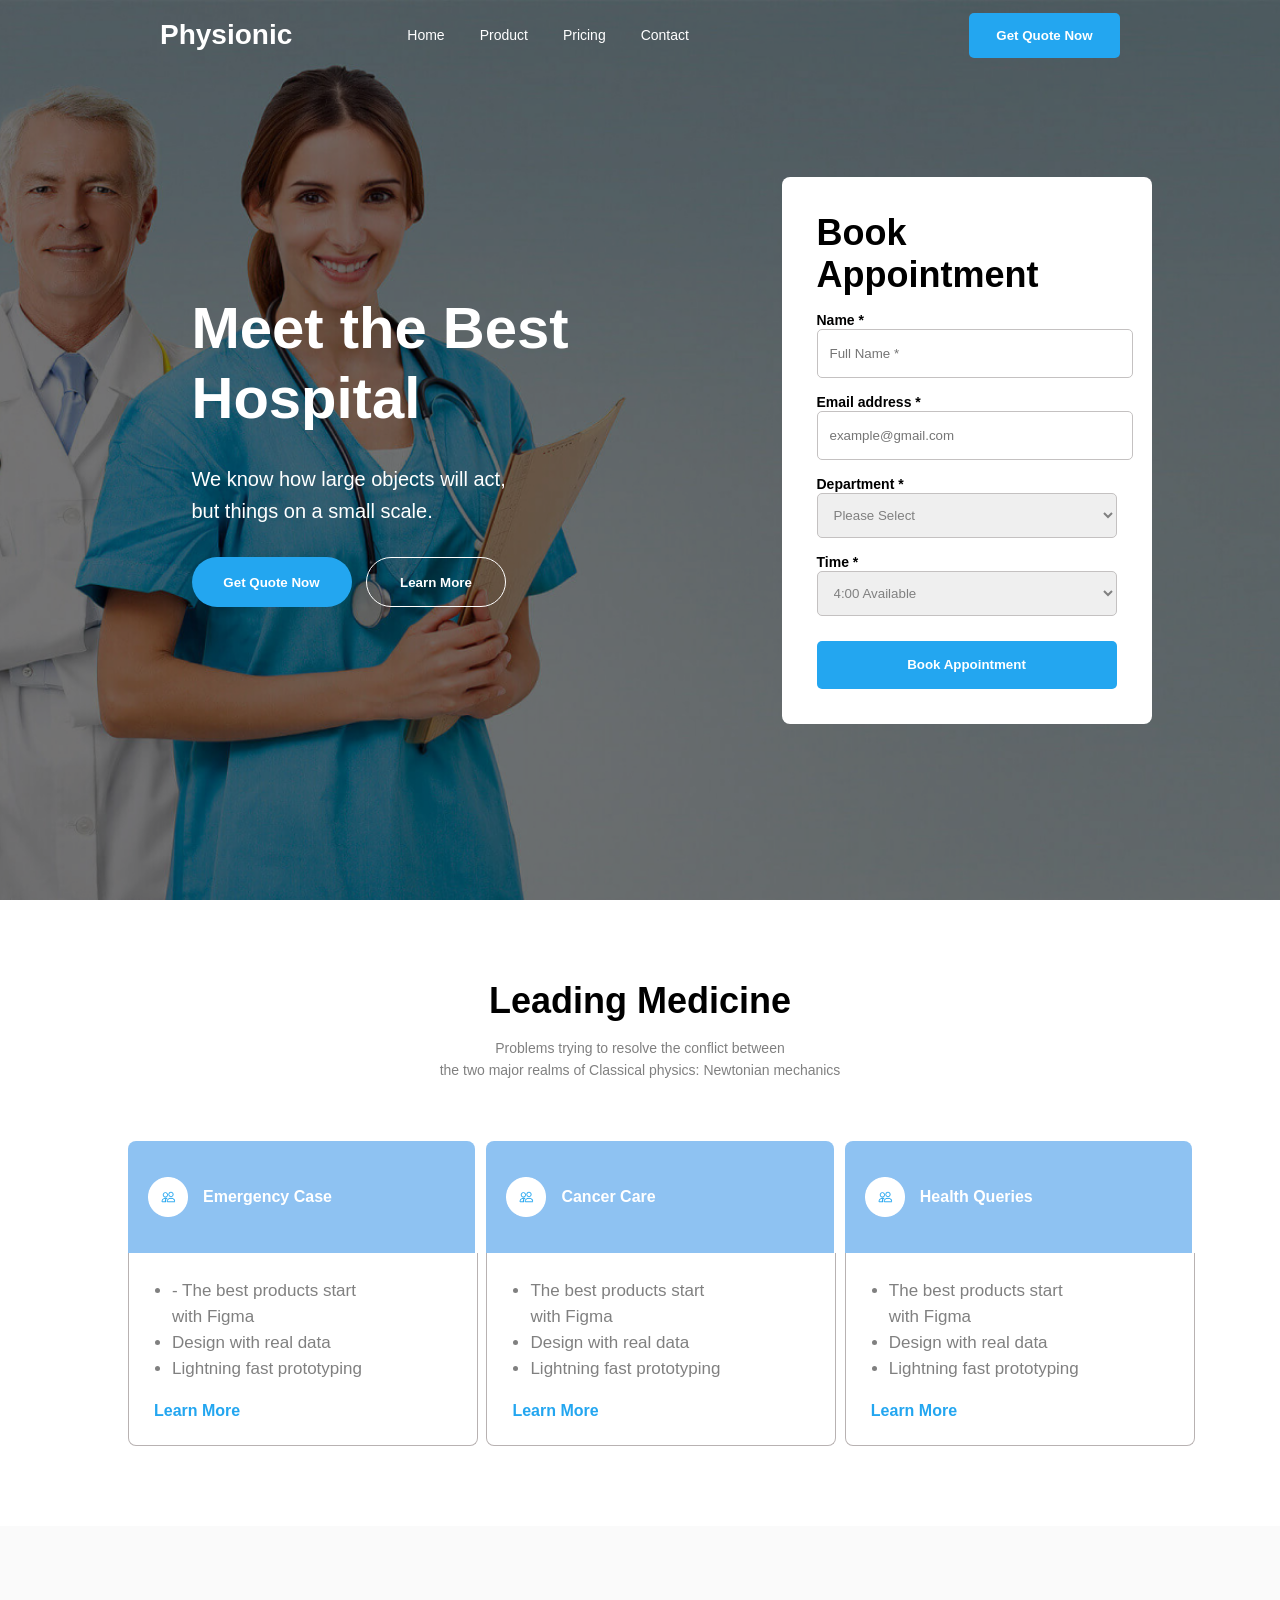
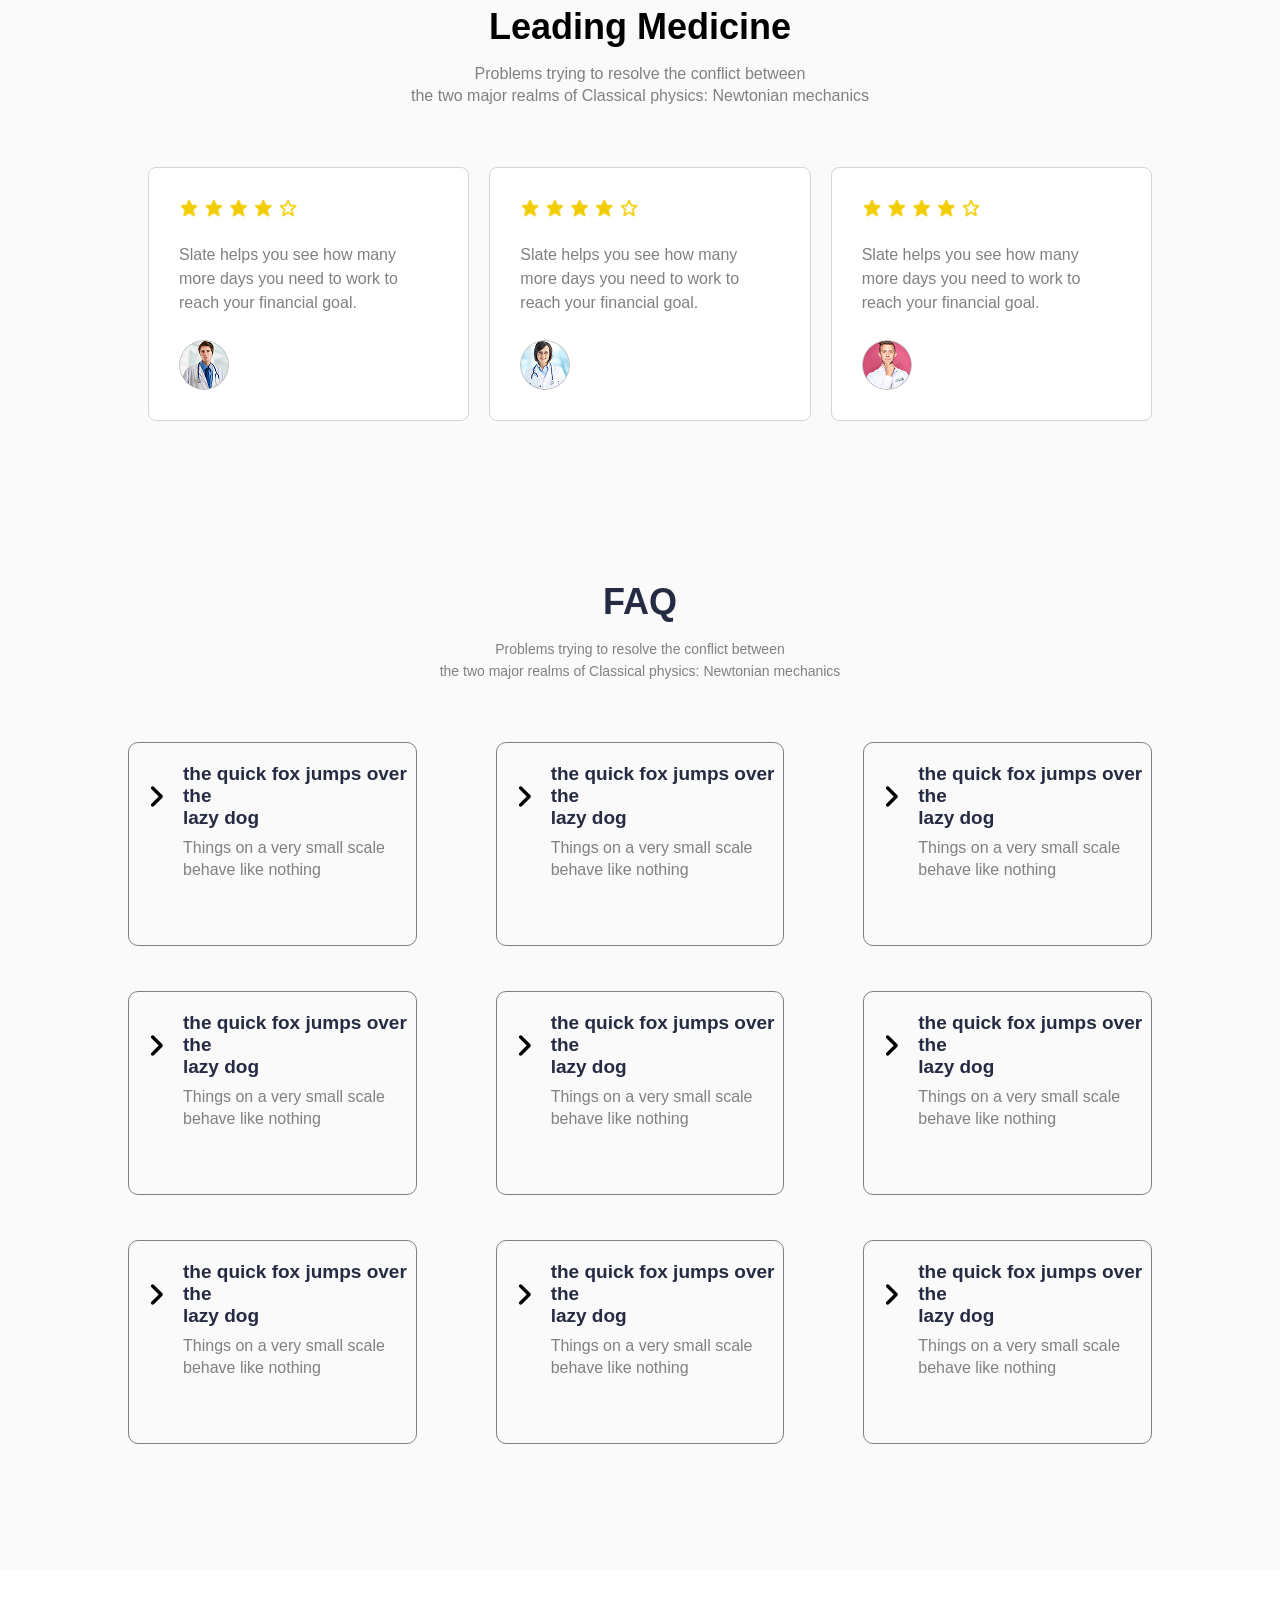
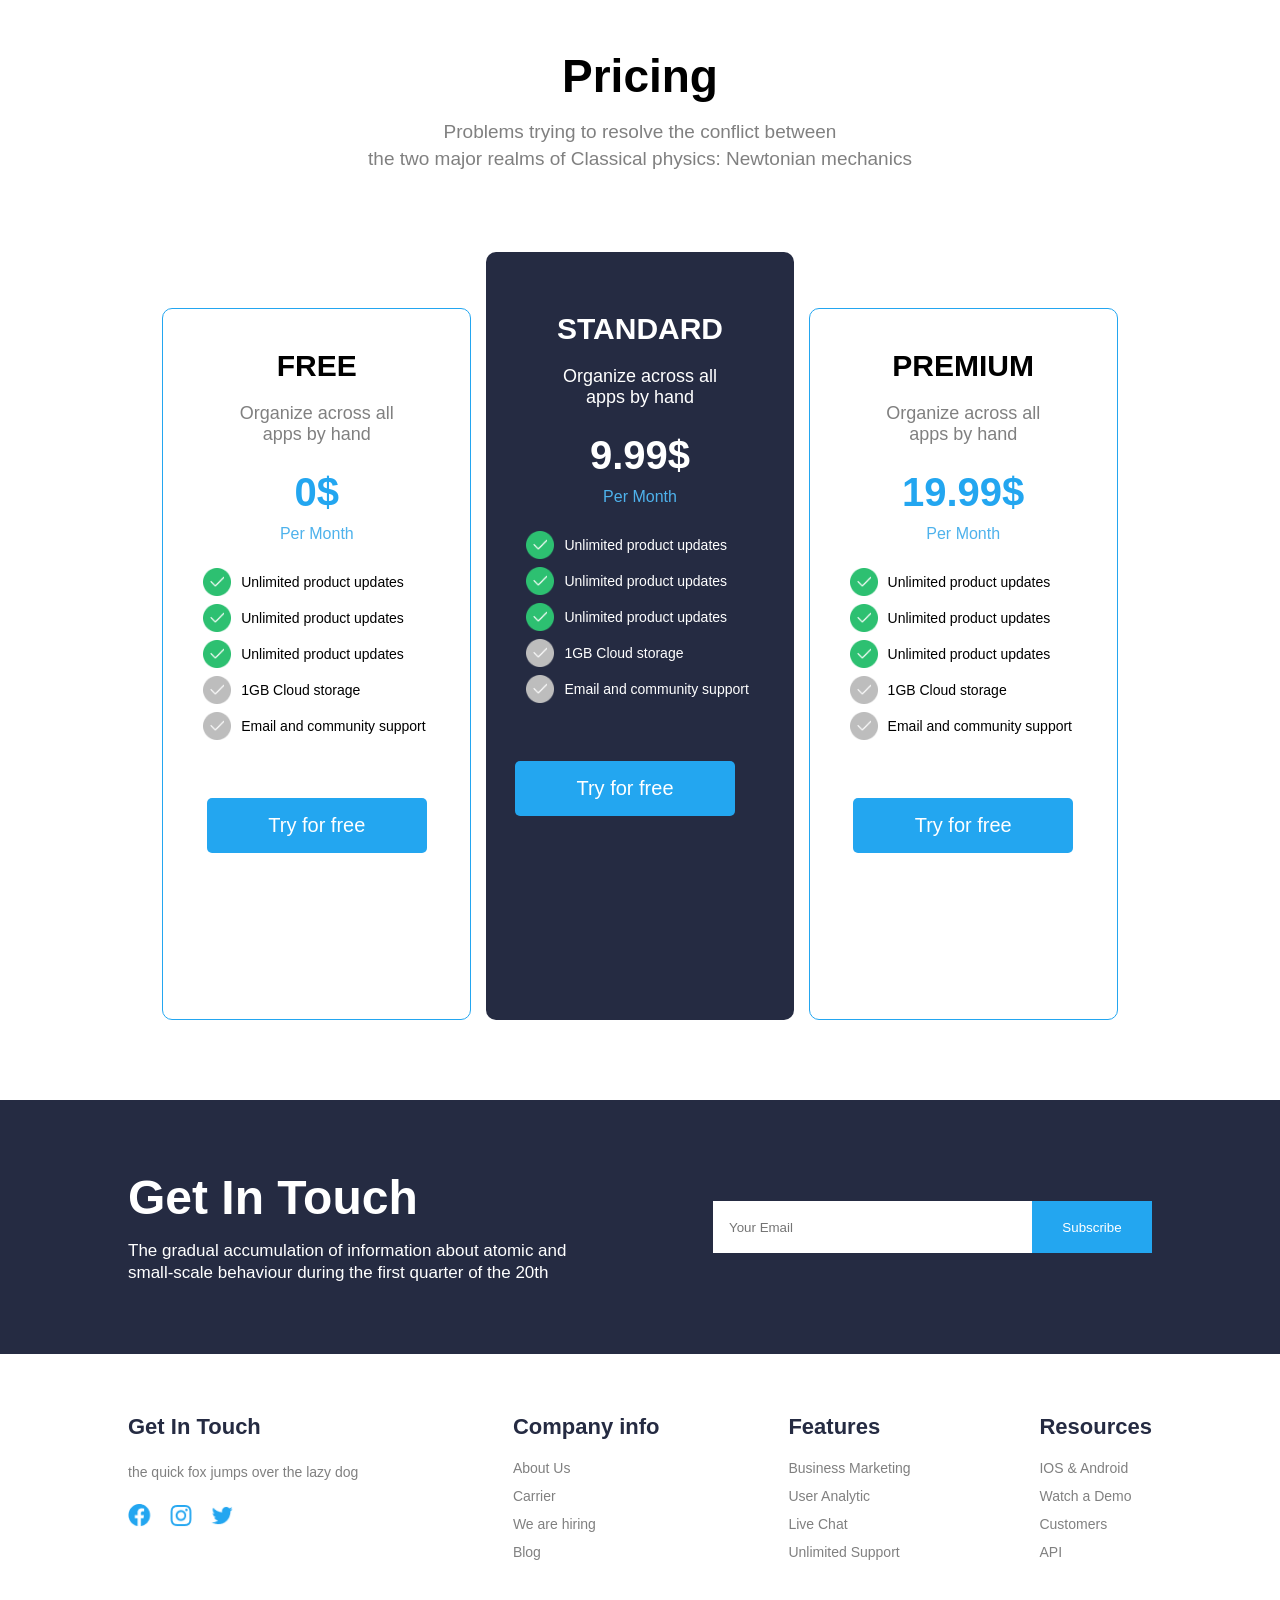
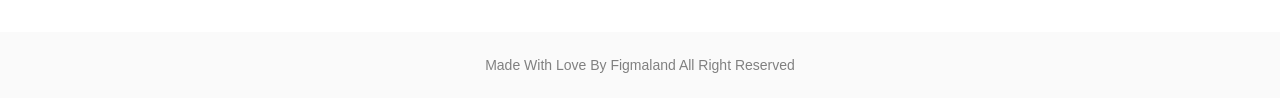
<file: bonus/bonus.html>
<!doctype html>
<html lang="en">
  <head>
    <meta charset="UTF-8" />
    <meta name="viewport" content="width=device-width, initial-scale=1.0" />
    <title>Physionic</title>
    <link rel="stylesheet" href="./bonus.css" />
  </head>
  <body>
    <header>
      <div class="header">
        <h2 class="logo1">Physionic</h2>

        <a href="" class="link1">Home</a>
        <a href="" class="link1">Product</a>
        <a href="" class="link1">Pricing</a>
        <a href="" class="link1">Contact</a>

        <button class="button1">Get Quote Now</button>
      </div>
    </header>

    <section class="section1">
      <div class="container1">
        <div class="div1">
          <h1 class="title1">
            Meet the Best <br />
            Hospital
          </h1>

          <p class="subtitle1">
            We know how large objects will act,<br />
            but things on a small scale.
          </p>

          <button class="button2">Get Quote Now</button>
          <button class="button3">Learn More</button>
        </div>

        <div class="div2">
          <h2 class="title2">Book Appointment</h2>

          <label class="parag1">Name *</label>
          <input type="text" placeholder="Full Name *" class="input1" />

          <label class="parag1">Email address *</label>
          <input type="text" placeholder="example@gmail.com" class="input1" />

          <label class="parag1">Department *</label>
          <select class="input1">
            <option>Please Select</option>
          </select>

          <label class="parag1">Time *</label>
          <select class="input1">
            <option>4:00 Available</option>
          </select>

          <button class="button4">Book Appointment</button>
        </div>
      </div>
    </section>

    <section class="section2">
      <div class="container2">
        <h1 class="title2">Leading Medicine</h1>

        <p class="subtitle2">
          Problems trying to resolve the conflict between <br />
          the two major realms of Classical physics: Newtonian mechanics
        </p>

        <div class="div3">
          <div class="div6">
            <div class="div5">
              <img src="../images/icn-circle circle-md.png" class="img2" />
              <p class="parag2">Emergency Case</p>
            </div>

            <div class="div4">
              <ul class="list1">
                <li>- The best products start <br />with Figma</li>
                <li>Design with real data</li>
                <li>Lightning fast prototyping</li>
              </ul>

              <a href="" class="link2">Learn More</a>
            </div>
          </div>

          <div class="div6">
            <div class="div5">
              <img src="../images/icn-circle circle-md.png" class="img2" />
              <p class="parag2">Cancer Care</p>
            </div>

            <div class="div4">
              <ul class="list1">
                <li>The best products start <br />with Figma</li>
                <li>Design with real data</li>
                <li>Lightning fast prototyping</li>
              </ul>

              <a href="" class="link2">Learn More</a>
            </div>
          </div>

          <div class="div6">
            <div class="div5">
              <img src="../images/icn-circle circle-md.png" class="img2" />

              <p class="parag2">Health Queries</p>
            </div>

            <div class="div4">
              <ul class="list1">
                <li>The best products start <br />with Figma</li>
                <li>Design with real data</li>
                <li>Lightning fast prototyping</li>
              </ul>

              <a href="" class="link2">Learn More</a>
            </div>
          </div>
        </div>
      </div>
    </section>

    <section class="section3">
      <div class="container3">
        <h1 class="title3">Leading Medicine</h1>

        <p class="subtitle3">
          Problems trying to resolve the conflict between <br />
          the two major realms of Classical physics: Newtonian mechanics
        </p>

        <div class="div7">
          <div class="div8">
            <img src="../images/stars.png" class="img3" />

            <p class="parag3">
              Slate helps you see how many <br />more days you need to work to
              <br />reach your financial goal.
            </p>

            <div class="div9">
              <img
                src="../images/media circle-box xs-circle1.png"
                class="img4"
              />
            </div>
          </div>

          <div class="div8">
            <img src="../images/stars.png" class="img3" />

            <p class="parag3">
              Slate helps you see how many <br />more days you need to work to
              <br />reach your financial goal.
            </p>

            <div class="div9">
              <img
                src="../images/media circle-box xs-circle2.png"
                class="img4"
              />
            </div>
          </div>

          <div class="div8">
            <img src="../images/stars.png" class="img3" />

            <p class="parag3">
              Slate helps you see how many <br />more days you need to work to
              <br />reach your financial goal.
            </p>

            <div class="div9">
              <img
                src="../images/media circle-box xs-circle3.png"
                class="img4"
              />
            </div>
          </div>
        </div>
      </div>
    </section>

    <section class="section4">
      <div class="container4">
        <h1 class="title4">FAQ</h1>

        <p class="subtitle4">
          Problems trying to resolve the conflict between <br />
          the two major realms of Classical physics: Newtonian mechanics
        </p>

        <div class="div10">
          <div class="div11">
            <svg
              xmlns="http://www.w3.org/2000/svg"
              viewBox="0 0 640 640"
              class="icon1"
            >
              <path
                d="M439.1 297.4C451.6 309.9 451.6 330.2 439.1 342.7L279.1 502.7C266.6 515.2 246.3 515.2 233.8 502.7C221.3 490.2 221.3 469.9 233.8 457.4L371.2 320L233.9 182.6C221.4 170.1 221.4 149.8 233.9 137.3C246.4 124.8 266.7 124.8 279.2 137.3L439.2 297.3z"
              />
            </svg>
            <div>
              <h3 class="title5">
                the quick fox jumps over the <br />lazy dog
              </h3>
              <p class="parag6">
                Things on a very small scale <br />behave like nothing
              </p>
            </div>
          </div>

          <div class="div11">
            <svg
              xmlns="http://www.w3.org/2000/svg"
              viewBox="0 0 640 640"
              class="icon1"
            >
              <path
                d="M439.1 297.4C451.6 309.9 451.6 330.2 439.1 342.7L279.1 502.7C266.6 515.2 246.3 515.2 233.8 502.7C221.3 490.2 221.3 469.9 233.8 457.4L371.2 320L233.9 182.6C221.4 170.1 221.4 149.8 233.9 137.3C246.4 124.8 266.7 124.8 279.2 137.3L439.2 297.3z"
              />
            </svg>
            <div>
              <h3 class="title5">
                the quick fox jumps over the <br />lazy dog
              </h3>
              <p class="parag6">
                Things on a very small scale <br />behave like nothing
              </p>
            </div>
          </div>

          <div class="div11">
            <svg
              xmlns="http://www.w3.org/2000/svg"
              viewBox="0 0 640 640"
              class="icon1"
            >
              <path
                d="M439.1 297.4C451.6 309.9 451.6 330.2 439.1 342.7L279.1 502.7C266.6 515.2 246.3 515.2 233.8 502.7C221.3 490.2 221.3 469.9 233.8 457.4L371.2 320L233.9 182.6C221.4 170.1 221.4 149.8 233.9 137.3C246.4 124.8 266.7 124.8 279.2 137.3L439.2 297.3z"
              />
            </svg>
            <div>
              <h3 class="title5">
                the quick fox jumps over the <br />lazy dog
              </h3>
              <p class="parag6">
                Things on a very small scale <br />behave like nothing
              </p>
            </div>
          </div>

          <div class="div11">
            <svg
              xmlns="http://www.w3.org/2000/svg"
              viewBox="0 0 640 640"
              class="icon1"
            >
              <path
                d="M439.1 297.4C451.6 309.9 451.6 330.2 439.1 342.7L279.1 502.7C266.6 515.2 246.3 515.2 233.8 502.7C221.3 490.2 221.3 469.9 233.8 457.4L371.2 320L233.9 182.6C221.4 170.1 221.4 149.8 233.9 137.3C246.4 124.8 266.7 124.8 279.2 137.3L439.2 297.3z"
              />
            </svg>
            <div>
              <h3 class="title5">
                the quick fox jumps over the <br />lazy dog
              </h3>
              <p class="parag6">
                Things on a very small scale <br />behave like nothing
              </p>
            </div>
          </div>

          <div class="div11">
            <svg
              xmlns="http://www.w3.org/2000/svg"
              viewBox="0 0 640 640"
              class="icon1"
            >
              <path
                d="M439.1 297.4C451.6 309.9 451.6 330.2 439.1 342.7L279.1 502.7C266.6 515.2 246.3 515.2 233.8 502.7C221.3 490.2 221.3 469.9 233.8 457.4L371.2 320L233.9 182.6C221.4 170.1 221.4 149.8 233.9 137.3C246.4 124.8 266.7 124.8 279.2 137.3L439.2 297.3z"
              />
            </svg>
            <div>
              <h3 class="title5">
                the quick fox jumps over the <br />lazy dog
              </h3>
              <p class="parag6">
                Things on a very small scale <br />behave like nothing
              </p>
            </div>
          </div>

          <div class="div11">
            <svg
              xmlns="http://www.w3.org/2000/svg"
              viewBox="0 0 640 640"
              class="icon1"
            >
              <path
                d="M439.1 297.4C451.6 309.9 451.6 330.2 439.1 342.7L279.1 502.7C266.6 515.2 246.3 515.2 233.8 502.7C221.3 490.2 221.3 469.9 233.8 457.4L371.2 320L233.9 182.6C221.4 170.1 221.4 149.8 233.9 137.3C246.4 124.8 266.7 124.8 279.2 137.3L439.2 297.3z"
              />
            </svg>
            <div>
              <h3 class="title5">
                the quick fox jumps over the <br />lazy dog
              </h3>
              <p class="parag6">
                Things on a very small scale <br />behave like nothing
              </p>
            </div>
          </div>

          <div class="div11">
            <svg
              xmlns="http://www.w3.org/2000/svg"
              viewBox="0 0 640 640"
              class="icon1"
            >
              <path
                d="M439.1 297.4C451.6 309.9 451.6 330.2 439.1 342.7L279.1 502.7C266.6 515.2 246.3 515.2 233.8 502.7C221.3 490.2 221.3 469.9 233.8 457.4L371.2 320L233.9 182.6C221.4 170.1 221.4 149.8 233.9 137.3C246.4 124.8 266.7 124.8 279.2 137.3L439.2 297.3z"
              />
            </svg>
            <div>
              <h3 class="title5">
                the quick fox jumps over the <br />lazy dog
              </h3>
              <p class="parag6">
                Things on a very small scale <br />behave like nothing
              </p>
            </div>
          </div>

          <div class="div11">
            <svg
              xmlns="http://www.w3.org/2000/svg"
              viewBox="0 0 640 640"
              class="icon1"
            >
              <path
                d="M439.1 297.4C451.6 309.9 451.6 330.2 439.1 342.7L279.1 502.7C266.6 515.2 246.3 515.2 233.8 502.7C221.3 490.2 221.3 469.9 233.8 457.4L371.2 320L233.9 182.6C221.4 170.1 221.4 149.8 233.9 137.3C246.4 124.8 266.7 124.8 279.2 137.3L439.2 297.3z"
              />
            </svg>
            <div>
              <h3 class="title5">
                the quick fox jumps over the <br />lazy dog
              </h3>
              <p class="parag6">
                Things on a very small scale <br />behave like nothing
              </p>
            </div>
          </div>

          <div class="div11">
            <svg
              xmlns="http://www.w3.org/2000/svg"
              viewBox="0 0 640 640"
              class="icon1"
            >
              <path
                d="M439.1 297.4C451.6 309.9 451.6 330.2 439.1 342.7L279.1 502.7C266.6 515.2 246.3 515.2 233.8 502.7C221.3 490.2 221.3 469.9 233.8 457.4L371.2 320L233.9 182.6C221.4 170.1 221.4 149.8 233.9 137.3C246.4 124.8 266.7 124.8 279.2 137.3L439.2 297.3z"
              />
            </svg>
            <div>
              <h3 class="title5">
                the quick fox jumps over the <br />lazy dog
              </h3>
              <p class="parag6">
                Things on a very small scale <br />behave like nothing
              </p>
            </div>
          </div>
        </div>
      </div>
    </section>

    <section class="section5">
      <div class="container5">
        <h1 class="title6">Pricing</h1>

        <p class="subtitle5">
          Problems trying to resolve the conflict between <br />
          the two major realms of Classical physics: Newtonian mechanics
        </p>

        <div class="div12">
          <div class="div13">
            <h2 class="title7">FREE</h2>

            <p class="parag7">Organize across all <br />apps by hand</p>

            <h1 class="title8">0$</h1>

            <p class="parag8">Per Month</p>

            <ul class="list2">
              <li>
                <img
                  src="../images/galochka green.png"
                  class="img10"
                />Unlimited product updates
              </li>
              <li>
                <img
                  src="../images/galochka green.png"
                  class="img10"
                />Unlimited product updates
              </li>
              <li>
                <img
                  src="../images/galochka green.png"
                  class="img10"
                />Unlimited product updates
              </li>
              <li>
                <img src="../images/galochlka grey.png" class="img10" />1GB
                Cloud storage
              </li>
              <li>
                <img src="../images/galochlka grey.png" class="img10" />Email
                and community support
              </li>
            </ul>
            <button class="button5">Try for free</button>
          </div>

          <div class="div14">
            <h2 class="title7">STANDARD</h2>

            <p class="parag7">Organize across all <br />apps by hand</p>

            <h1 class="title8">9.99$</h1>

            <p class="parag8">Per Month</p>

            <ul class="list3">
              <li>
                <img
                  src="../images/galochka green.png"
                  class="img10"
                />Unlimited product updates
              </li>
              <li>
                <img
                  src="../images/galochka green.png"
                  class="img10"
                />Unlimited product updates
              </li>
              <li>
                <img
                  src="../images/galochka green.png"
                  class="img10"
                />Unlimited product updates
              </li>
              <li>
                <img src="../images/galochlka grey.png" class="img10" />1GB
                Cloud storage
              </li>
              <li>
                <img src="../images/galochlka grey.png" class="img10" />Email
                and community support
              </li>
            </ul>
            <button class="button6">Try for free</button>
          </div>

          <div class="div13">
            <h2 class="title7">PREMIUM</h2>

            <p class="parag7">Organize across all <br />apps by hand</p>

            <h1 class="title8">19.99$</h1>

            <p class="parag8">Per Month</p>

            <ul class="list2">
              <li>
                <img
                  src="../images/galochka green.png"
                  class="img10"
                />Unlimited product updates
              </li>
              <li>
                <img
                  src="../images/galochka green.png"
                  class="img10"
                />Unlimited product updates
              </li>
              <li>
                <img
                  src="../images/galochka green.png"
                  class="img10"
                />Unlimited product updates
              </li>
              <li>
                <img src="../images/galochlka grey.png" class="img10" />1GB
                Cloud storage
              </li>
              <li>
                <img src="../images/galochlka grey.png" class="img10" />Email
                and community support
              </li>
            </ul>
            <button class="button5">Try for free</button>
          </div>
        </div>
      </div>
    </section>

    <section class="section6">
      <div class="container6">
        <div class="div15">
          <h1 class="title9">Get In Touch</h1>

          <p class="subtitle6">
            The gradual accumulation of information about atomic and <br>small-scale
            behaviour during the first quarter of the 20th
          </p>
        </div>

        <div class="div16">
          <input type="text" placeholder="Your Email" class="input2" />
          <button class="button7">Subscribe</button>
        </div>
      </div>
    </section>

    <footer>
      <div class="container7">
        <div class="div17">
          <h3 class="title10">Get In Touch</h3>
          <p class="parag9">the quick fox jumps over the lazy dog</p>

          <div class="div18">
            <img src="../images/social media.png" class="img11" />
          </div>
        </div>

        <div class="div19">
          <h3 class="title10">Company info</h3>
          <a href="" class="link3">About Us</a>
          <a href="" class="link3">Carrier</a>
          <a href="" class="link3">We are hiring</a>
          <a href="" class="link3">Blog</a>
        </div>

        <div class="div19">
          <h3 class="title10">Features</h3>
          <a href="" class="link3">Business Marketing</a>
          <a href="" class="link3">User Analytic</a>
          <a href="" class="link3">Live Chat</a>
          <a href="" class="link3">Unlimited Support</a>
        </div>

        <div class="div19">
          <h3 class="title10">Resources</h3>
          <a href="" class="link3">IOS & Android</a>
          <a href="" class="link3">Watch a Demo</a>
          <a href="" class="link3">Customers</a>
          <a href="" class="link3">API</a>
        </div>
      </div>

      <div class="div20">
        <p class="parag10">Made With Love By Figmaland All Right Reserved</p>
      </div>
    </footer>
  </body>
</html>
</file>
<file: bonus/bonus.css>
* {
  margin: 0;
  font-family: "Gill Sans", "Gill Sans MT", Calibri, "Trebuchet MS", sans-serif;
}

header {
  width: 100%;
  height: 70px;
  position: absolute;
  z-index: 3;
}

.header {
  width: 75%;
  height: 100%;
  margin: auto;
  display: flex;
  align-items: center;
}

.logo1 {
  color: white;
  font-size: 28px;
  margin-right: 80px;
}

.link1 {
  color: white;
  text-decoration: none;
  font-size: 14px;
  margin-left: 35px;
}

.button1 {
  width: 190px;
  height: 45px;
  background-color: rgba(35, 166, 240, 1);
  color: white;
  border: none;
  border-radius: 5px;
  margin-left: 280px;
  font-weight: bold;
}

.section1 {
  width: 100%;
  height: 100vh;
  background-image: url("../images/bg-img1.jpg");
  background-size: cover;
  background-position: center;
}
.container1 {
  width: 75%;
  height: 100%;
  margin: auto;
  display: flex;
  align-items: center;
  justify-content: space-between;
  position: relative;
  z-index: 2;
  background-color: rgba(0, 0, 0, 0.542);
  padding: 0px 191.5px;
}

.div1 {
  width: 50%;
}

.title1 {
  color: white;
  font-size: 58px;
  line-height: 70px;
  padding-bottom: 30px;
}

.subtitle1 {
  color: white;
  font-size: 20px;
  line-height: 32px;
  padding-bottom: 30px;
}

.button2 {
  width: 160px;
  height: 50px;
  background-color: rgba(35, 166, 240, 1);
  color: white;
  border: none;
  border-radius: 25px;
  font-weight: bold;
}

.button3 {
  width: 140px;
  height: 50px;
  background-color: inherit;
  color: white;
  border: 1px solid white;
  border-radius: 25px;
  margin-left: 10px;
  font-weight: bold;
}

.div2 {
  width: 300px;
  background-color: white;
  border-radius: 8px;
  padding: 35px;
}

.title2 {
  font-size: 24px;
  color: black;
  padding-bottom: 30px;
}

.parag1 {
  font-size: 14px;
  font-weight: bold;
  color: black;
  margin-bottom: 19px;
}

.input1 {
  width: 100%;
  height: 45px;
  border: 1px solid rgb(196, 193, 193);
  border-radius: 5px;
  margin-bottom: 15px;
  padding-left: 12px;
  color: grey;
}

.button4 {
  width: 100%;
  height: 48px;
  background-color: rgba(35, 166, 240, 1);
  color: white;
  border: none;
  border-radius: 5px;
  font-weight: bold;
  margin-top: 10px;
}
.section2 {
  width: 100%;
  padding: 80px 0;
  text-align: center;
}

.container2 {
  width: 80%;
  margin: auto;
}
.title2 {
  font-size: 36px;
  color: black;
  padding-bottom: 15px;
}
.subtitle2 {
  font-size: 14px;
  color: grey;
  line-height: 22px;
  padding-bottom: 60px;
}

.div3 {
  display: flex;
  justify-content: space-between;
}

.div4 {
  width: 97%;
  background-color: white;
  border: 2px solid grey;
  border-radius: 8px;
  padding: 30px;
  text-align: left;
}
.div5 {
  width: 100%;
  height: 8vh;
  background-color: rgba(169, 214, 255, 1);
  color: white;
  display: flex;
  align-items: center;
  gap: 15px;
  padding-bottom: 20px;
}

.img2 {
  width: 40px;
}
.parag2 {
  font-size: 16px;
  font-weight: bold;
  color: white;
}

.list1 {
  padding-left: 18px;
  color: grey;
  font-size: 18px;
  line-height: 2px;
  padding-bottom: 20px;
}

.list1 li {
  font-size: 17px;
}
.link2 {
  text-decoration: none;
  color: rgba(35, 166, 240, 1);
  font-weight: bold;
}
.section2 {
  width: 100%;
  padding: 80px 0;
  text-align: center;
}

.container2 {
  width: 80%;
  margin: auto;
}

.title2 {
  font-size: 36px;
  color: black;
  padding-bottom: 15px;
}

.subtitle2 {
  font-size: 14px;
  color: grey;
  line-height: 22px;
  padding-bottom: 60px;
}

.div3 {
  display: flex;
  justify-content: space-between;
}
.div6 {
  width: 30%;
}
.div5 {
  background-color: rgba(142, 194, 242, 1);
  color: white;
  padding: 20px;
  display: flex;
  align-items: center;
  gap: 15px;
  border-radius: 8px 8px 0 0;
}

.img2 {
  width: 40px;
}
.parag2 {
  font-size: 16px;
  font-weight: bold;
}

.div4 {
  background-color: white;
  border: 1px solid rgb(184, 178, 178);
  border-top: none;
  padding: 25px;
  text-align: left;
  border-radius: 0 0 8px 8px;
}

.list1 {
  padding-left: 18px;
  color: grey;
  font-size: 14px;
  line-height: 26px;
  padding-bottom: 20px;
}

.link2 {
  text-decoration: none;
  color: rgba(35, 166, 240, 1);
  font-weight: bold;
}
.section3 {
  width: 100%;
  padding: 80px 0;
  text-align: center;
  background-color: rgba(250, 250, 250, 1);
}

.container3 {
  width: 80%;
  margin: auto;
}

.title3 {
  font-size: 36px;
  color: black;
  padding-bottom: 15px;
}

.subtitle3 {
  font-size: 16px;
  color: grey;
  line-height: 22px;
  padding-bottom: 60px;
}
.div7 {
  display: flex;
  justify-content: space-between;
}

.div8 {
  width: 30%;
  background-color: white;
  border: 1px solid rgb(216, 212, 212);
  border-radius: 8px;
  padding: 30px;
  text-align: left;
  margin-left: 20px;
}

.img3 {
  width: 120px;
  padding-bottom: 20px;
}
.parag3 {
  font-size: 16px;
  color: grey;
  line-height: 24px;
  padding-bottom: 25px;
}

.div9 {
  display: flex;
  align-items: center;
  gap: 15px;
}
.img4 {
  width: 50px;
  border-radius: 50%;
}
.parag5 {
  font-size: 12px;
  color: grey;
}
.section4 {
  width: 100%;
  padding: 80px 0;
  background-color: rgba(250, 250, 250, 1);
  text-align: center;
}

.container4 {
  width: 80%;
  margin: auto;
}

.title4 {
  font-size: 36px;
  color: rgba(37, 43, 66, 1);
  padding-bottom: 15px;
}

.subtitle4 {
  font-size: 14px;
  color: grey;
  line-height: 22px;
  padding-bottom: 60px;
}

.div10 {
  display: flex;
  flex-wrap: wrap;
  justify-content: space-between;
}

.div11 {
  width: 28%;
  height: 18vh;
  display: flex;
  text-align: left;
  margin-bottom: 45px;
  border: 1px solid grey;
  border-radius: 10px;
  padding: 20px 0px;
}
.icon1 {
  max-width: 34px;
  margin: 0px 10px 95px 10px;
}
.img5 {
  width: 18px;
  height: 18px;
  margin-right: 15px;
  margin-top: 5px;
}
.title5 {
  font-size: 19px;
  color: rgba(37, 43, 66, 1);
  padding-bottom: 8px;
}

.parag6 {
  font-size: 16px;
  color: grey;
  line-height: 22px;
}
.section5 {
  width: 100%;
  padding: 80px 0;
  text-align: center;
}
.container5 {
  width: 80%;
  margin: auto;
}

.title6 {
  font-size: 46px;
  padding-bottom: 15px;
}
.subtitle5 {
  font-size: 19px;
  color: grey;

  line-height: 27px;
  padding-bottom: 80px;
}

.div12 {
  display: flex;
  justify-content: center;
  gap: 15px;
  align-items: flex-end;
}
.div13 {
  width: 30%;
  height: 70vh;
  background-color: white;
  border: 1px solid rgba(35, 166, 240, 1);
  border-radius: 10px;
  padding: 40px 0;
}
.div14 {
  width: 30%;
  height: 72vh;
  background-color: rgba(37, 43, 66, 1);
  color: white;
  border-radius: 10px;
  padding: 60px 0;
}
.title7 {
  font-size: 30px;
  padding-bottom: 20px;
}

.parag7 {
  font-size: 18px;
  color: grey;
  padding-bottom: 25px;
}
.div14 .parag7 {
  color: white;
}
.title8 {
  font-size: 40px;
  color: rgba(35, 166, 240, 1);
  padding-bottom: 10px;
}

.div14 .title8 {
  color: white;
}

.parag8 {
  color: rgb(78, 178, 236);
  padding-bottom: 25px;
}

.button5 {
  width: 220px;
  height: 55px;
  background-color: rgba(35, 166, 240, 1);
  color: white;
  border: none;
  font-size: 20px;
  border-radius: 5px;
  margin-bottom: 25px;
  margin-top: 50px;
}

.button6 {
  width: 220px;
  height: 55px;
  background-color: rgba(35, 166, 240, 1);
  color: white;
  border: none;
  font-size: 20px;
  border-radius: 5px;
  margin-bottom: 25px;
  margin-top: 50px;
  margin-left: -30px;
}
.list2 li,
.list3 li {
  display: flex;
  align-items: center;
  gap: 10px;
  margin-bottom: 8px;
}
.list2 {
  list-style: none;
  text-align: left;
  padding-left: 40px;
  font-size: 14px;
}

.list3 {
  list-style: none;
  text-align: left;
  padding-left: 40px;
  color: white;
  font-size: 14px;
}
.img10 {
  width: 28px;
}
.section6 {
  width: 100%;
  padding: 70px 0;
  background-color: rgba(37, 43, 66, 1);
}

.container6 {
  width: 80%;
  margin: auto;
  display: flex;
  justify-content: space-between;
  align-items: center;
}

.div15 {
  width: 45%;
}

.title9 {
  font-size: 48px;
  color: white;
  padding-bottom: 15px;
}
.subtitle6 {
  font-size: 17px;
  color: white;
  line-height: 22px;
}
.div16 {
  display: flex;
}

.input2 {
  width: 300px;
  height: 48px;
  border: 1px solid white;
  padding-left: 15px;
}
.button7 {
  width: 120px;
  height: 52px;
  background-color: rgba(35, 166, 240, 1);
  color: white;
  border: none;
}

footer {
  width: 100%;
}
.container7 {
  width: 80%;
  margin: auto;
  display: flex;
  justify-content: space-between;
  padding: 60px 0;
}
.div17 {
  width: 25%;
}

.title10 {
  font-size: 22px;
  color: rgba(37, 43, 66, 1);
  padding-bottom: 20px;
}
.parag9 {
  font-size: 14px;
  color: grey;
  line-height: 24px;
  padding-bottom: 20px;
}

.div18 {
  display: flex;
  gap: 18px;
}

.img11 {
  width: 105px;
}

.div19 {
  display: flex;
  flex-direction: column;
}
.link3 {
  text-decoration: none;
  color: grey;
  font-size: 14px;
  margin-bottom: 12px;
}
.div20 {
  width: 100%;
  background-color: rgba(250, 250, 250, 1);
  text-align: center;
  padding: 25px 0;
}
.parag10 {
  color: grey;
  font-size: 14px;
}
</file>
